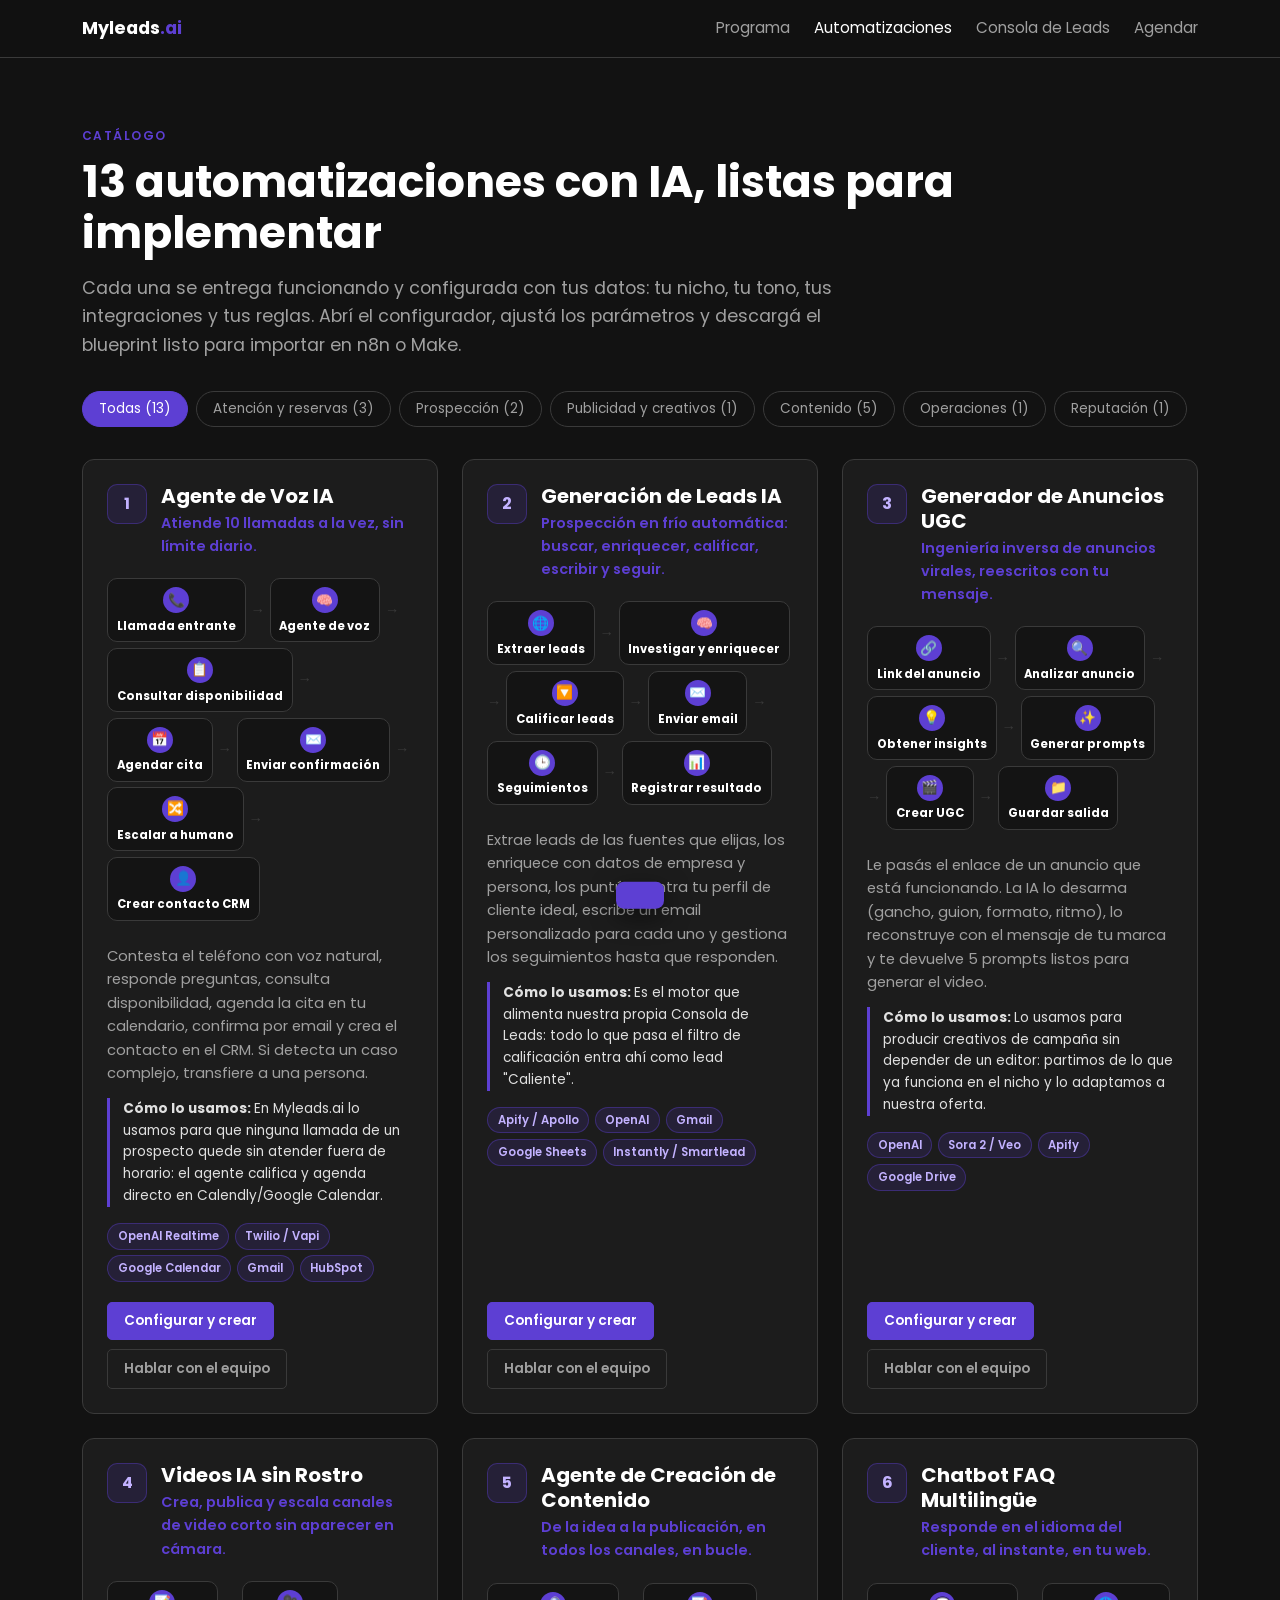
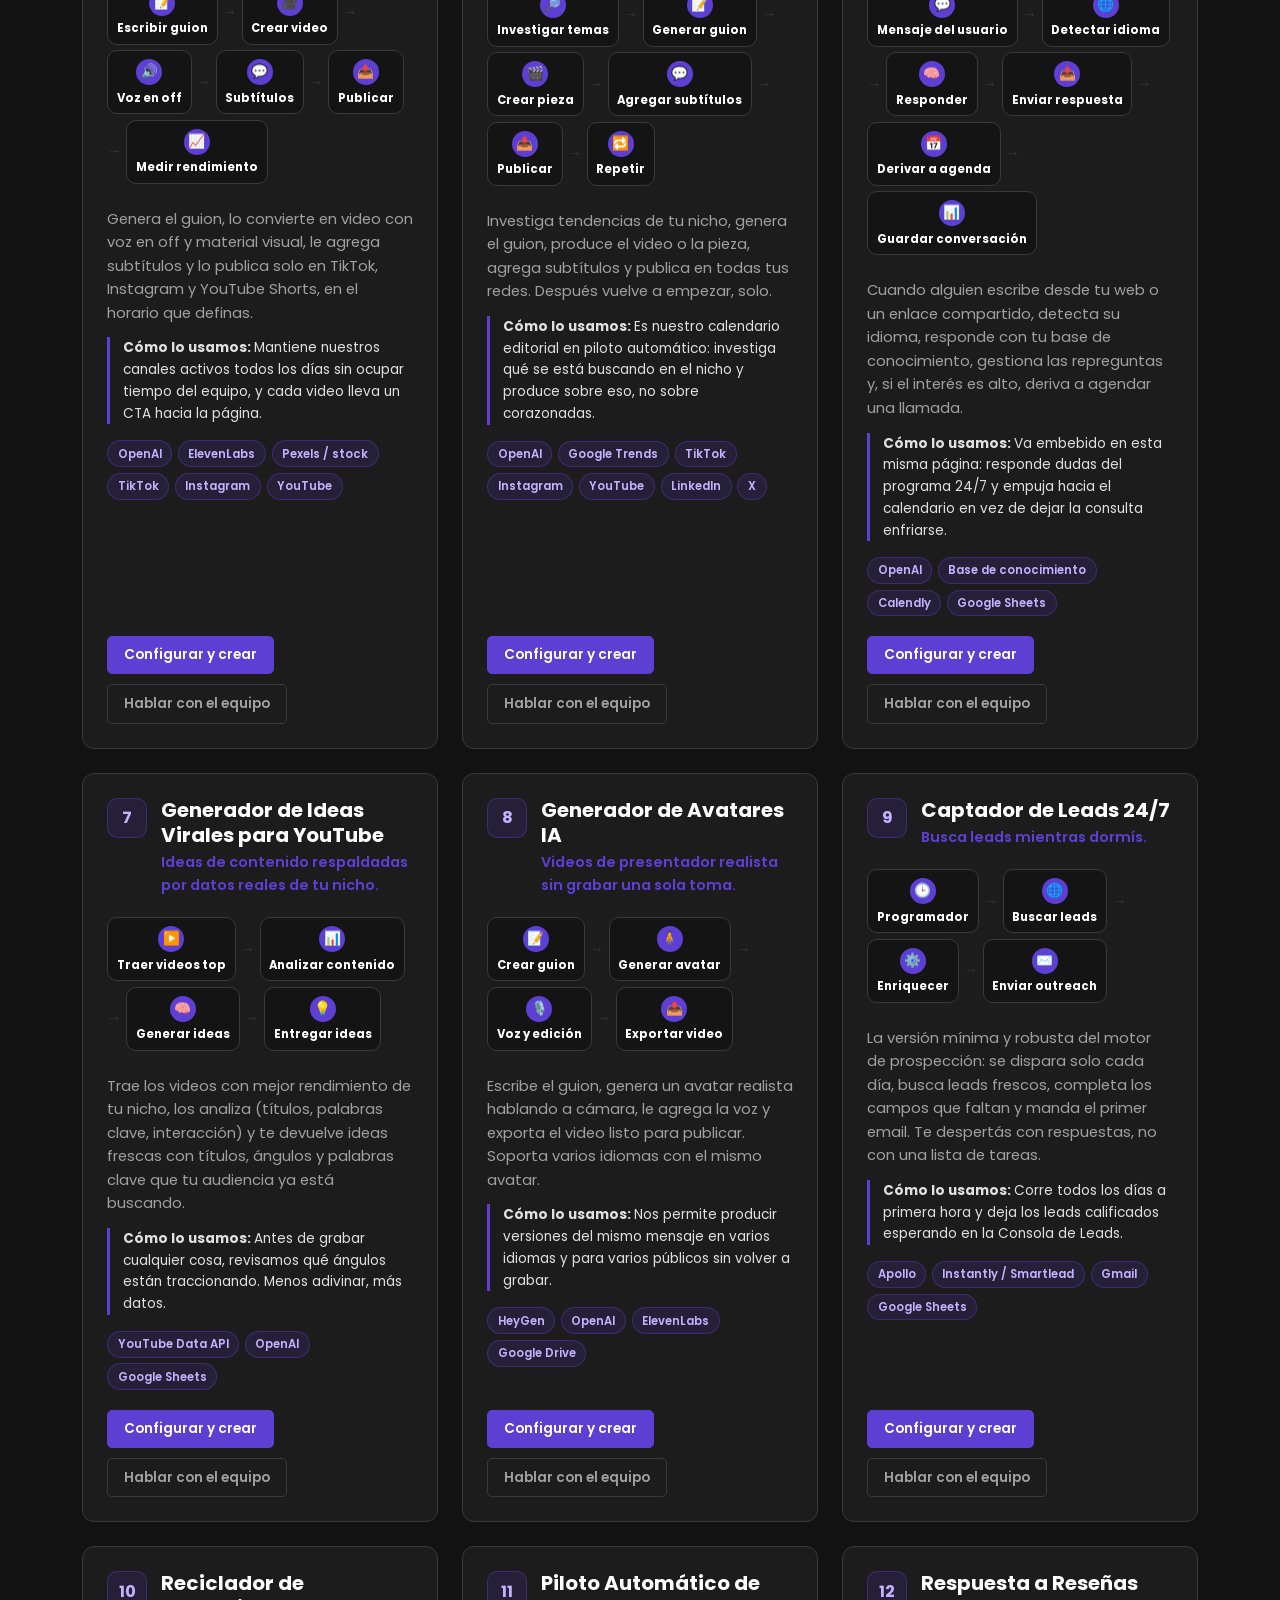
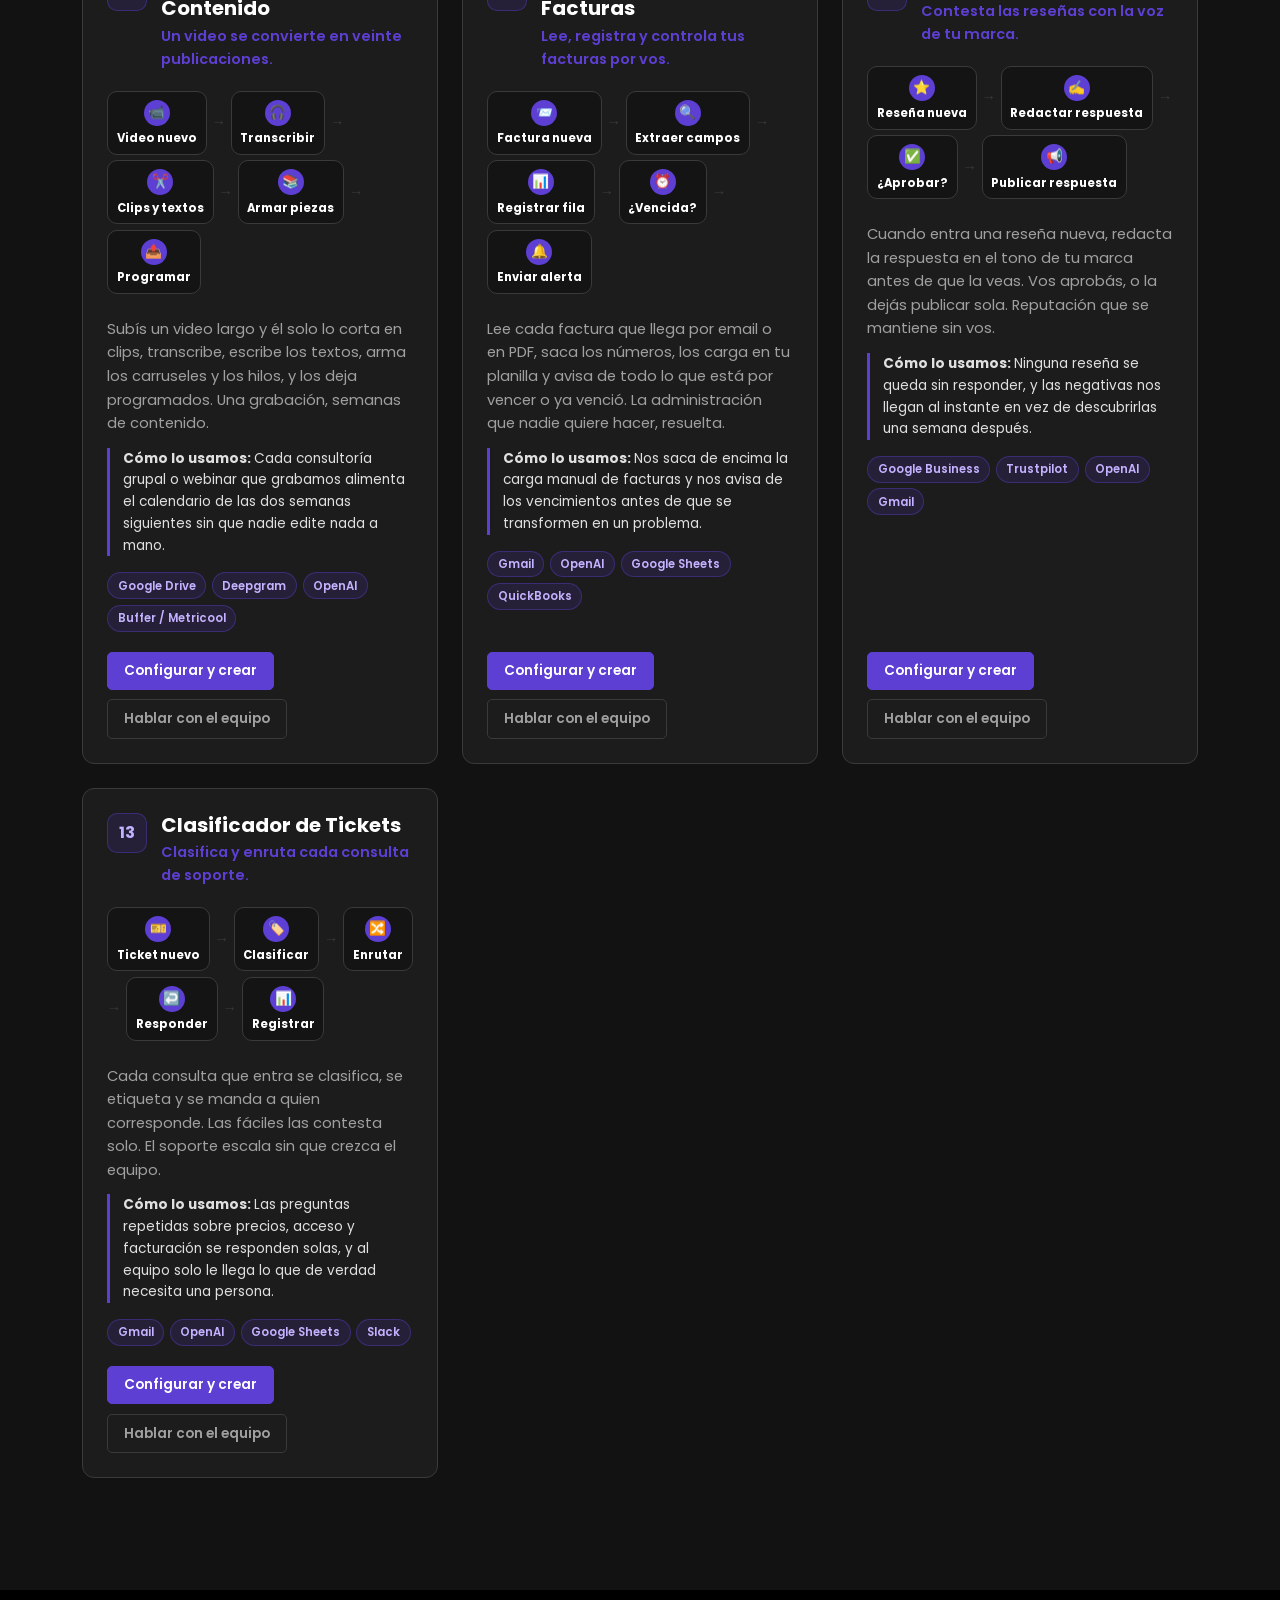
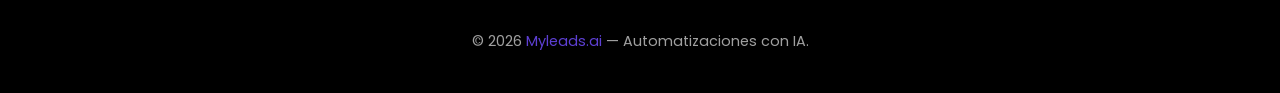
<file: automatizaciones.html>
<!DOCTYPE html>
<html lang="es">
<head>
<meta charset="UTF-8">
<meta name="viewport" content="width=device-width, initial-scale=1.0">
<title>Automatizaciones con IA — Myleads.ai</title>
<meta name="description" content="Automatizaciones con IA listas para implementar y personalizar: agente de voz, generación de leads, contenido, facturas, reseñas, soporte y más.">
<link rel="preconnect" href="https://fonts.googleapis.com">
<link rel="preconnect" href="https://fonts.gstatic.com" crossorigin>
<link href="https://fonts.googleapis.com/css2?family=Poppins:wght@400;600;700&display=swap" rel="stylesheet">
<link rel="stylesheet" href="assets/base.css">
<style>
    .filters { display: flex; gap: 0.5rem; flex-wrap: wrap; margin-bottom: 2rem; }
    .filter-btn {
        padding: 0.45rem 1rem; border-radius: 999px; font-size: 0.85rem; cursor: pointer;
        background: transparent; border: 1px solid var(--border-color);
        color: var(--light-text-color); font-family: var(--font-family); transition: all 0.2s ease;
    }
    .filter-btn:hover { color: #fff; border-color: var(--primary-color); }
    .filter-btn.active { background: var(--primary-color); border-color: var(--primary-color); color: #fff; }

    .auto-grid { display: grid; grid-template-columns: repeat(auto-fit, minmax(340px, 1fr)); gap: 1.5rem; }
    .auto-card { display: flex; flex-direction: column; transition: transform 0.25s ease, box-shadow 0.25s ease; }
    .auto-card:hover { transform: translateY(-6px); box-shadow: 0 12px 28px rgba(0,0,0,0.45); }
    .auto-card .head { display: flex; align-items: flex-start; gap: 0.9rem; margin-bottom: 0.75rem; }
    .auto-card .num {
        flex: 0 0 auto; width: 40px; height: 40px; border-radius: 10px;
        background: var(--primary-soft); border: 1px solid rgba(93,63,211,0.4);
        display: flex; align-items: center; justify-content: center;
        font-weight: 700; color: #c3b2ff;
    }
    .auto-card h3 { font-size: 1.25rem; color: #fff; line-height: 1.25; }
    .auto-card .tagline { color: var(--primary-color); font-size: 0.9rem; font-weight: 600; margin-top: 0.2rem; }
    .auto-card .summary { color: var(--light-text-color); font-size: 0.92rem; margin: 0.75rem 0; }
    .auto-card .use-case { font-size: 0.85rem; border-left: 3px solid var(--primary-color); padding-left: 0.8rem; color: var(--text-color); margin-bottom: 1rem; }
    /* Dentro de la tarjeta el flujo se envuelve en varias líneas en vez de
       scrollear, para que se vea completo de un vistazo. */
    .flow-compact { flex-wrap: wrap; overflow-x: visible; gap: 0.35rem 0.3rem; }
    .flow-compact .flow-node { min-width: 0; max-width: none; padding: 0.5rem 0.55rem; }
    .flow-compact .flow-node .dot { width: 26px; height: 26px; font-size: 0.85rem; margin-bottom: 0.35rem; }
    .flow-compact .flow-node strong { font-size: 0.72rem; }
    .flow-compact .flow-node span { display: none; }
    .flow-compact .flow-arrow { font-size: 0.9rem; }

    .auto-card .integrations { display: flex; flex-wrap: wrap; gap: 0.35rem; margin-bottom: 1.25rem; }
    .auto-card .actions { margin-top: auto; display: flex; gap: 0.6rem; flex-wrap: wrap; }

    /* Modal del configurador */
    .modal-backdrop {
        position: fixed; inset: 0; background: rgba(0,0,0,0.75); z-index: 100;
        display: none; align-items: flex-start; justify-content: center;
        padding: 2rem 1rem; overflow-y: auto;
    }
    .modal-backdrop.open { display: flex; }
    .modal {
        background: var(--background-color); border: 1px solid var(--border-color);
        border-radius: 14px; width: 100%; max-width: 820px; margin: auto;
    }
    .modal-head {
        display: flex; align-items: flex-start; justify-content: space-between; gap: 1rem;
        padding: 1.5rem; border-bottom: 1px solid var(--border-color);
        position: sticky; top: 0; background: var(--background-color); border-radius: 14px 14px 0 0; z-index: 2;
    }
    .modal-head h2 { color: #fff; font-size: 1.5rem; }
    .modal-body { padding: 1.5rem; }
    .modal-foot {
        padding: 1.25rem 1.5rem; border-top: 1px solid var(--border-color);
        display: flex; gap: 0.75rem; flex-wrap: wrap; align-items: center;
    }
    .close-x {
        background: none; border: none; color: var(--light-text-color);
        font-size: 1.75rem; cursor: pointer; line-height: 1; padding: 0 0.25rem;
    }
    .close-x:hover { color: #fff; }
    .preview {
        background: #0d0d0d; border: 1px solid var(--border-color); border-radius: 8px;
        padding: 1rem; font-family: ui-monospace, SFMono-Regular, Menlo, monospace;
        font-size: 0.78rem; color: #b9e6c6; white-space: pre-wrap; word-break: break-word;
        max-height: 280px; overflow-y: auto;
    }
    .toast {
        position: fixed; bottom: 24px; left: 50%; transform: translateX(-50%) translateY(120%);
        background: var(--primary-color); color: #fff; padding: 0.85rem 1.5rem;
        border-radius: 8px; font-size: 0.9rem; z-index: 200; transition: transform 0.3s ease;
        box-shadow: 0 8px 24px rgba(0,0,0,0.5);
    }
    .toast.show { transform: translateX(-50%) translateY(0); }
</style>
</head>
<body>

<nav class="site-nav">
    <div class="container">
        <a class="brand" href="index.html">Myleads<span>.ai</span></a>
        <a class="nav-link" href="index.html#servicios">Programa</a>
        <a class="nav-link active" href="automatizaciones.html">Automatizaciones</a>
        <a class="nav-link" href="leads.html">Consola de Leads</a>
        <a class="nav-link" href="https://calendly.com/myleads-ia/30min">Agendar</a>
    </div>
</nav>

<header class="page-header">
    <div class="container">
        <span class="eyebrow">Catálogo</span>
        <h1><span id="auto-count">13</span> automatizaciones con IA, listas para implementar</h1>
        <p class="lead">
            Cada una se entrega funcionando y configurada con tus datos: tu nicho, tu tono, tus
            integraciones y tus reglas. Abrí el configurador, ajustá los parámetros y descargá el
            blueprint listo para importar en n8n o Make.
        </p>
    </div>
</header>

<main class="container" style="padding-bottom:3rem;">
    <div class="filters" id="filters"></div>
    <div class="auto-grid" id="grid"></div>
</main>

<div class="modal-backdrop" id="modal-backdrop">
    <div class="modal" role="dialog" aria-modal="true" aria-labelledby="modal-title">
        <div class="modal-head">
            <div>
                <span class="eyebrow" id="modal-cat"></span>
                <h2 id="modal-title"></h2>
                <p class="muted small" id="modal-sub"></p>
            </div>
            <button class="close-x" id="modal-close" aria-label="Cerrar">&times;</button>
        </div>
        <div class="modal-body">
            <h3 style="color:#fff;font-size:1rem;margin-bottom:0.5rem;">Flujo</h3>
            <div class="flow" id="modal-flow"></div>

            <h3 style="color:#fff;font-size:1rem;margin:1.5rem 0 0.75rem;">Personalización</h3>
            <div class="grid-2" id="modal-params"></div>

            <h3 style="color:#fff;font-size:1rem;margin:1.5rem 0 0.5rem;">Resumen de la configuración</h3>
            <div class="preview" id="modal-preview"></div>
        </div>
        <div class="modal-foot">
            <button class="btn btn-primary btn-sm" id="dl-workflow">Descargar blueprint (n8n)</button>
            <button class="btn btn-secondary btn-sm" id="dl-spec">Descargar ficha (JSON)</button>
            <button class="btn btn-ghost btn-sm" id="copy-spec">Copiar resumen</button>
            <a class="btn btn-ghost btn-sm" href="https://calendly.com/myleads-ia/30min">Que lo implementemos por vos</a>
        </div>
    </div>
</div>

<div class="toast" id="toast"></div>

<footer class="site-footer">
    <div class="container">
        <p>&copy; 2026 <a href="index.html">Myleads.ai</a> — Automatizaciones con IA.</p>
    </div>
</footer>

<script src="assets/automations.js"></script>
<script src="assets/automations-ui.js"></script>
</body>
</html>
</file>
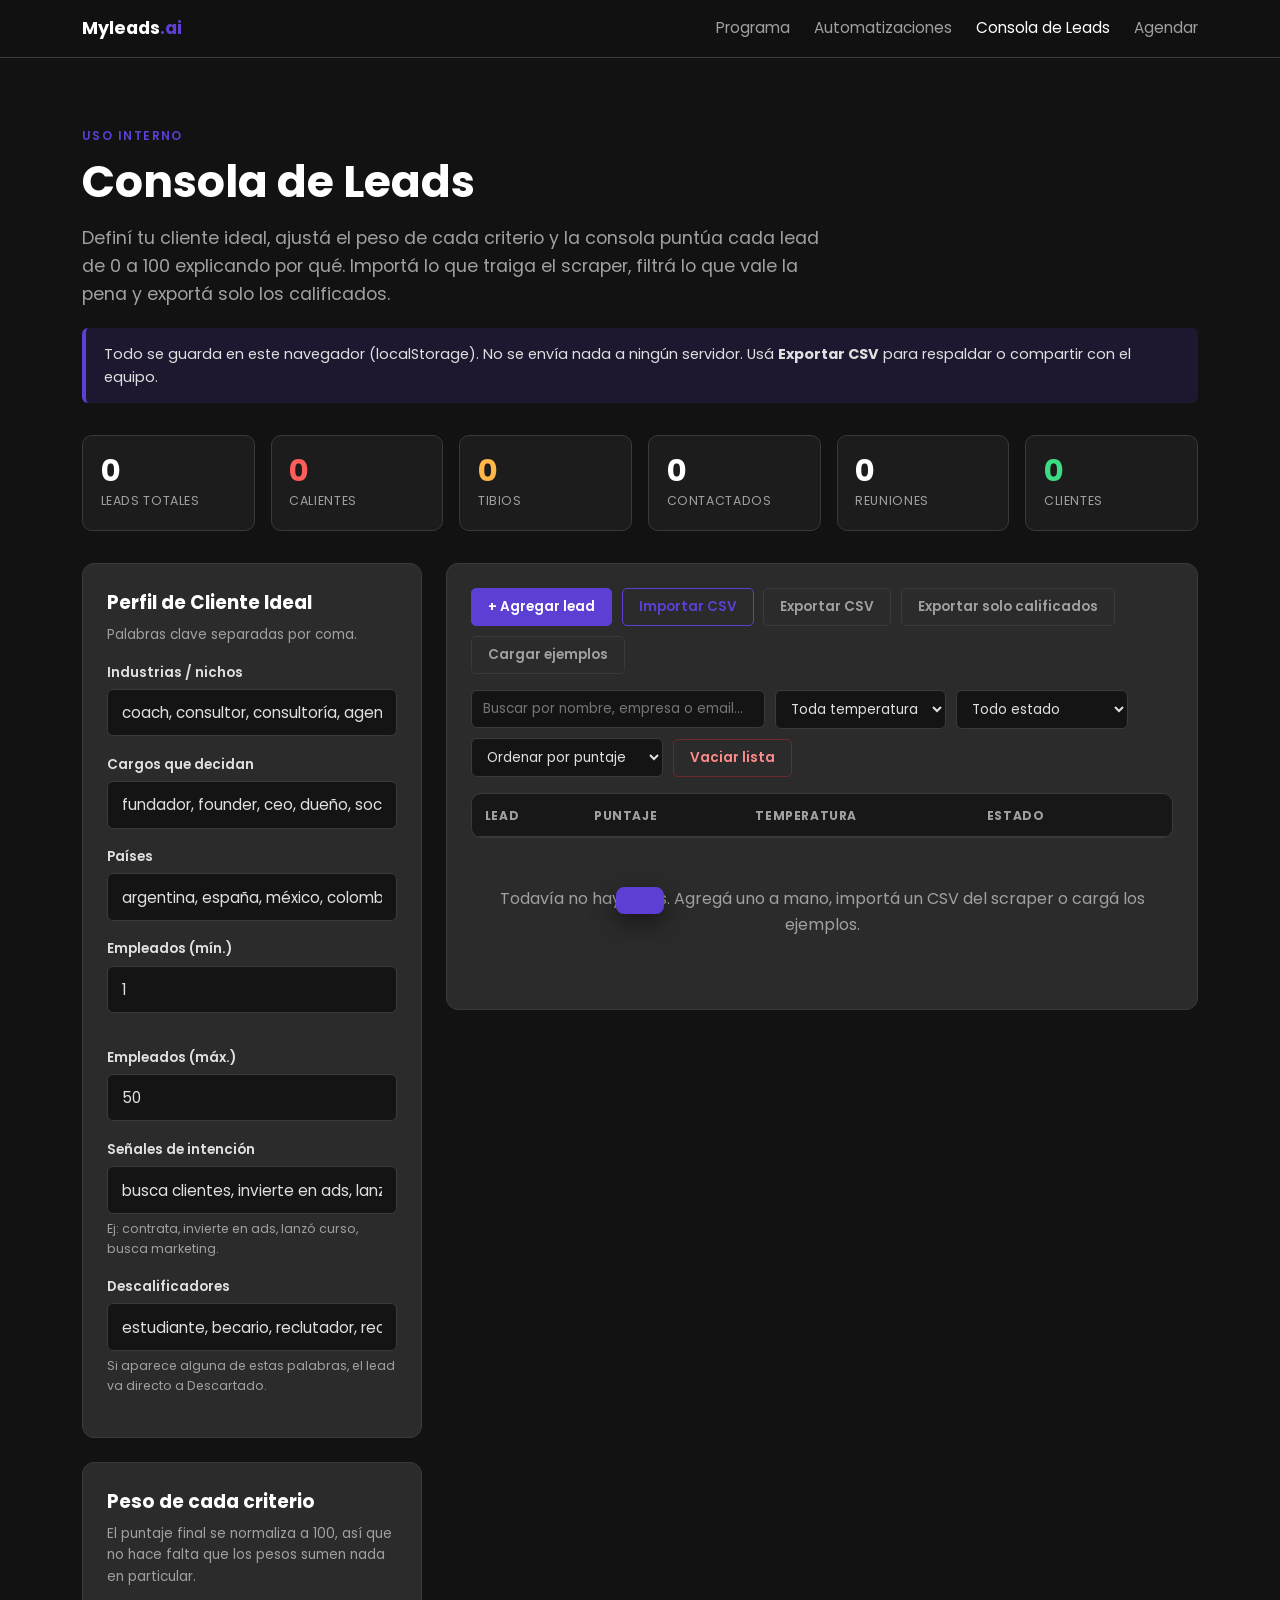
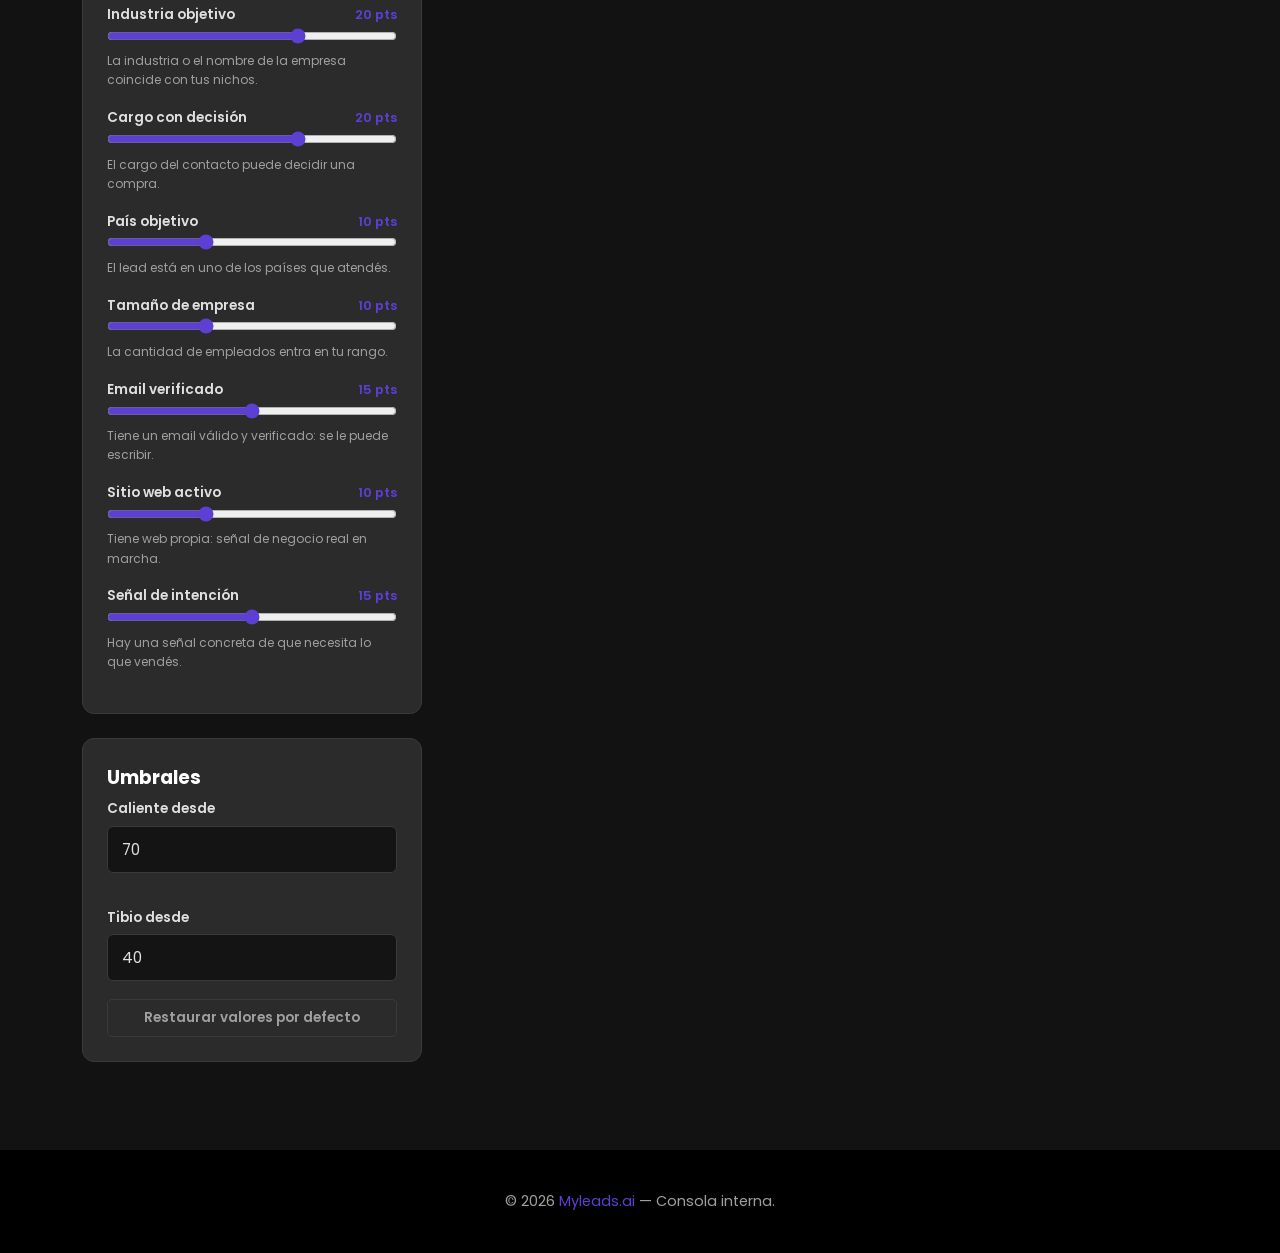
<file: leads.html>
<!DOCTYPE html>
<html lang="es">
<head>
<meta charset="UTF-8">
<meta name="viewport" content="width=device-width, initial-scale=1.0">
<meta name="robots" content="noindex, nofollow">
<title>Consola de Leads — Myleads.ai</title>
<link rel="preconnect" href="https://fonts.googleapis.com">
<link rel="preconnect" href="https://fonts.gstatic.com" crossorigin>
<link href="https://fonts.googleapis.com/css2?family=Poppins:wght@400;600;700&display=swap" rel="stylesheet">
<link rel="stylesheet" href="assets/base.css">
<style>
    .stats { display: grid; grid-template-columns: repeat(auto-fit, minmax(150px, 1fr)); gap: 1rem; margin-bottom: 2rem; }
    .stat { background: var(--surface-color); border: 1px solid var(--border-color); border-radius: 10px; padding: 1.1rem; }
    .stat strong { display: block; font-size: 1.9rem; color: #fff; line-height: 1.1; }
    .stat span { font-size: 0.78rem; color: var(--light-text-color); text-transform: uppercase; letter-spacing: 0.05em; }
    .stat.hot strong { color: var(--hot); }
    .stat.warm strong { color: var(--warm); }
    .stat.ok strong { color: var(--ok); }

    /* minmax(0,1fr) evita que la tabla ensanche la columna y desborde la página. */
    .layout { display: grid; grid-template-columns: 340px minmax(0, 1fr); gap: 1.5rem; align-items: start; }
    .layout > * { min-width: 0; }
    @media (max-width: 980px) { .layout { grid-template-columns: minmax(0, 1fr); } }

    .weight-row { margin-bottom: 1.1rem; }
    .weight-row .top { display: flex; justify-content: space-between; align-items: baseline; gap: 0.5rem; }
    .weight-row .top label { font-size: 0.85rem; font-weight: 600; }
    .weight-row .top output { font-size: 0.8rem; color: var(--primary-color); font-weight: 600; }
    .weight-row .help { font-size: 0.75rem; color: var(--light-text-color); }

    .toolbar { display: flex; gap: 0.6rem; flex-wrap: wrap; align-items: center; margin-bottom: 1rem; }
    .toolbar select, .toolbar input[type="text"] { width: auto; min-width: 150px; padding: 0.5rem 0.7rem; font-size: 0.85rem; }

    .score-cell { display: flex; align-items: center; gap: 0.5rem; }
    .score-bar { flex: 1; height: 6px; background: #2b2b2b; border-radius: 3px; overflow: hidden; min-width: 44px; }
    .score-bar i { display: block; height: 100%; border-radius: 3px; }
    .score-num { font-weight: 700; font-size: 0.85rem; min-width: 26px; text-align: right; }

    .reasons { font-size: 0.72rem; color: var(--light-text-color); margin-top: 0.2rem; }
    .lead-name { font-weight: 600; color: #fff; }
    .lead-sub { font-size: 0.78rem; color: var(--light-text-color); }
    .row-actions { display: flex; gap: 0.35rem; }
    .icon-btn {
        background: none; border: 1px solid var(--border-color); color: var(--light-text-color);
        border-radius: 5px; cursor: pointer; padding: 0.25rem 0.5rem; font-size: 0.8rem;
    }
    .icon-btn:hover { border-color: var(--primary-color); color: #fff; }

    .empty { text-align: center; padding: 3rem 1rem; color: var(--light-text-color); }

    .modal-backdrop {
        position: fixed; inset: 0; background: rgba(0,0,0,0.75); z-index: 100;
        display: none; align-items: flex-start; justify-content: center; padding: 2rem 1rem; overflow-y: auto;
    }
    .modal-backdrop.open { display: flex; }
    .modal { background: var(--background-color); border: 1px solid var(--border-color); border-radius: 14px; width: 100%; max-width: 640px; margin: auto; }
    .modal-head { display: flex; justify-content: space-between; align-items: center; padding: 1.25rem 1.5rem; border-bottom: 1px solid var(--border-color); }
    .modal-head h2 { color: #fff; font-size: 1.25rem; }
    .modal-body { padding: 1.5rem; }
    .modal-foot { padding: 1.1rem 1.5rem; border-top: 1px solid var(--border-color); display: flex; gap: 0.6rem; flex-wrap: wrap; }
    .close-x { background: none; border: none; color: var(--light-text-color); font-size: 1.75rem; cursor: pointer; line-height: 1; }
    .close-x:hover { color: #fff; }
    .toast {
        position: fixed; bottom: 24px; left: 50%; transform: translateX(-50%) translateY(140%);
        background: var(--primary-color); color: #fff; padding: 0.85rem 1.5rem; border-radius: 8px;
        font-size: 0.9rem; z-index: 200; transition: transform 0.3s ease; box-shadow: 0 8px 24px rgba(0,0,0,0.5);
    }
    .toast.show { transform: translateX(-50%) translateY(0); }
</style>
</head>
<body>

<nav class="site-nav">
    <div class="container">
        <a class="brand" href="index.html">Myleads<span>.ai</span></a>
        <a class="nav-link" href="index.html#servicios">Programa</a>
        <a class="nav-link" href="automatizaciones.html">Automatizaciones</a>
        <a class="nav-link active" href="leads.html">Consola de Leads</a>
        <a class="nav-link" href="https://calendly.com/myleads-ia/30min">Agendar</a>
    </div>
</nav>

<header class="page-header">
    <div class="container">
        <span class="eyebrow">Uso interno</span>
        <h1>Consola de Leads</h1>
        <p class="lead">
            Definí tu cliente ideal, ajustá el peso de cada criterio y la consola puntúa cada lead
            de 0 a 100 explicando por qué. Importá lo que traiga el scraper, filtrá lo que vale la
            pena y exportá solo los calificados.
        </p>
        <p class="notice" style="margin-top:1.25rem;">
            Todo se guarda en este navegador (localStorage). No se envía nada a ningún servidor.
            Usá <strong>Exportar CSV</strong> para respaldar o compartir con el equipo.
        </p>
    </div>
</header>

<main class="container">
    <div class="stats" id="stats"></div>

    <div class="layout">
        <!-- ---------------- Panel de calificación ---------------- -->
        <aside>
            <section class="panel">
                <h3>Perfil de Cliente Ideal</h3>
                <p class="muted small" style="margin-bottom:1rem;">Palabras clave separadas por coma.</p>

                <div class="field">
                    <label for="icp-industrias">Industrias / nichos</label>
                    <input type="text" id="icp-industrias">
                </div>
                <div class="field">
                    <label for="icp-cargos">Cargos que decidan</label>
                    <input type="text" id="icp-cargos">
                </div>
                <div class="field">
                    <label for="icp-paises">Países</label>
                    <input type="text" id="icp-paises">
                </div>
                <div class="grid-2">
                    <div class="field">
                        <label for="icp-min">Empleados (mín.)</label>
                        <input type="number" id="icp-min" min="0">
                    </div>
                    <div class="field">
                        <label for="icp-max">Empleados (máx.)</label>
                        <input type="number" id="icp-max" min="0">
                    </div>
                </div>
                <div class="field">
                    <label for="icp-senales">Señales de intención</label>
                    <input type="text" id="icp-senales">
                    <div class="help">Ej: contrata, invierte en ads, lanzó curso, busca marketing.</div>
                </div>
                <div class="field">
                    <label for="icp-descarta">Descalificadores</label>
                    <input type="text" id="icp-descarta">
                    <div class="help">Si aparece alguna de estas palabras, el lead va directo a Descartado.</div>
                </div>
            </section>

            <section class="panel">
                <h3>Peso de cada criterio</h3>
                <p class="muted small" style="margin-bottom:1rem;">
                    El puntaje final se normaliza a 100, así que no hace falta que los pesos sumen nada en particular.
                </p>
                <div id="weights"></div>
            </section>

            <section class="panel">
                <h3>Umbrales</h3>
                <div class="grid-2">
                    <div class="field">
                        <label for="th-hot">Caliente desde</label>
                        <input type="number" id="th-hot" min="0" max="100">
                    </div>
                    <div class="field">
                        <label for="th-warm">Tibio desde</label>
                        <input type="number" id="th-warm" min="0" max="100">
                    </div>
                </div>
                <button class="btn btn-ghost btn-sm" id="reset-config" style="width:100%;">Restaurar valores por defecto</button>
            </section>
        </aside>

        <!-- ---------------- Tabla de leads ---------------- -->
        <section>
            <div class="panel">
                <div class="toolbar">
                    <button class="btn btn-primary btn-sm" id="add-lead">+ Agregar lead</button>
                    <button class="btn btn-secondary btn-sm" id="import-btn">Importar CSV</button>
                    <input type="file" id="import-file" accept=".csv,text/csv" hidden>
                    <button class="btn btn-ghost btn-sm" id="export-btn">Exportar CSV</button>
                    <button class="btn btn-ghost btn-sm" id="export-qualified">Exportar solo calificados</button>
                    <button class="btn btn-ghost btn-sm" id="demo-btn">Cargar ejemplos</button>
                </div>
                <div class="toolbar">
                    <input type="text" id="search" placeholder="Buscar por nombre, empresa o email…">
                    <select id="filter-temp">
                        <option value="">Toda temperatura</option>
                        <option value="Caliente">Caliente</option>
                        <option value="Tibio">Tibio</option>
                        <option value="Frío">Frío</option>
                        <option value="Descartado">Descartado</option>
                    </select>
                    <select id="filter-status">
                        <option value="">Todo estado</option>
                    </select>
                    <select id="sort-by">
                        <option value="score">Ordenar por puntaje</option>
                        <option value="nombre">Ordenar por nombre</option>
                        <option value="empresa">Ordenar por empresa</option>
                        <option value="fecha">Ordenar por fecha</option>
                    </select>
                    <button class="btn btn-danger btn-sm" id="clear-btn">Vaciar lista</button>
                </div>

                <div class="table-wrap">
                    <table>
                        <thead>
                            <tr>
                                <th>Lead</th>
                                <th>Puntaje</th>
                                <th>Temperatura</th>
                                <th>Estado</th>
                                <th></th>
                            </tr>
                        </thead>
                        <tbody id="leads-body"></tbody>
                    </table>
                </div>
                <div class="empty" id="empty-state" hidden>
                    Todavía no hay leads. Agregá uno a mano, importá un CSV del scraper o cargá los ejemplos.
                </div>
            </div>
        </section>
    </div>
</main>

<!-- Modal de alta/edición -->
<div class="modal-backdrop" id="lead-modal">
    <div class="modal" role="dialog" aria-modal="true" aria-labelledby="lead-modal-title">
        <div class="modal-head">
            <h2 id="lead-modal-title">Nuevo lead</h2>
            <button class="close-x" id="lead-modal-close" aria-label="Cerrar">&times;</button>
        </div>
        <div class="modal-body">
            <div class="grid-2">
                <div class="field"><label for="f-nombre">Nombre</label><input type="text" id="f-nombre"></div>
                <div class="field"><label for="f-empresa">Empresa</label><input type="text" id="f-empresa"></div>
                <div class="field"><label for="f-cargo">Cargo</label><input type="text" id="f-cargo"></div>
                <div class="field"><label for="f-industria">Industria</label><input type="text" id="f-industria"></div>
                <div class="field"><label for="f-email">Email</label><input type="email" id="f-email"></div>
                <div class="field"><label for="f-pais">País</label><input type="text" id="f-pais"></div>
                <div class="field"><label for="f-empleados">Empleados</label><input type="number" id="f-empleados" min="0"></div>
                <div class="field"><label for="f-web">Sitio web</label><input type="url" id="f-web"></div>
            </div>
            <div class="field"><label for="f-senal">Señal de intención</label><input type="text" id="f-senal" placeholder="Ej: publicó que busca cerrar más clientes"></div>
            <div class="field"><label for="f-notas">Notas</label><textarea id="f-notas"></textarea></div>
            <div class="checkbox-row">
                <input type="checkbox" id="f-verificado">
                <label for="f-verificado">Email verificado</label>
            </div>
        </div>
        <div class="modal-foot">
            <button class="btn btn-primary btn-sm" id="lead-save">Guardar</button>
            <button class="btn btn-ghost btn-sm" id="lead-cancel">Cancelar</button>
        </div>
    </div>
</div>

<!-- Modal de detalle / email -->
<div class="modal-backdrop" id="detail-modal">
    <div class="modal" role="dialog" aria-modal="true" aria-labelledby="detail-title">
        <div class="modal-head">
            <h2 id="detail-title">Detalle</h2>
            <button class="close-x" id="detail-close" aria-label="Cerrar">&times;</button>
        </div>
        <div class="modal-body" id="detail-body"></div>
        <div class="modal-foot">
            <button class="btn btn-ghost btn-sm" id="detail-copy">Copiar email de contacto</button>
        </div>
    </div>
</div>

<div class="toast" id="toast"></div>

<footer class="site-footer">
    <div class="container"><p>&copy; 2026 <a href="index.html">Myleads.ai</a> — Consola interna.</p></div>
</footer>

<script src="assets/leads.js"></script>
</body>
</html>
</file>
<file: assets/base.css>
/* ==========================================================================
   Myleads.ai — hoja de estilos compartida
   Tokens alineados con index.html para que todas las páginas se vean iguales.
   ========================================================================== */
:root {
    --primary-color: #5d3fd3;
    --primary-soft: rgba(93, 63, 211, 0.15);
    --secondary-color: #2b2b2b;
    --background-color: #121212;
    --surface-color: #1c1c1c;
    --border-color: #3a3a3a;
    --text-color: #e0e0e0;
    --light-text-color: #a0a0a0;
    --hot: #ff5c5c;
    --warm: #ffb547;
    --cold: #4aa3ff;
    --ok: #3ddc84;
    --font-family: 'Poppins', sans-serif;
}
* { box-sizing: border-box; margin: 0; padding: 0; }
html { scroll-behavior: smooth; }
body {
    font-family: var(--font-family);
    line-height: 1.6;
    color: var(--text-color);
    background-color: var(--background-color);
    -webkit-font-smoothing: antialiased;
}
a { color: var(--primary-color); }
.container { max-width: 1180px; margin: 0 auto; padding: 0 2rem; }
.text-center { text-align: center; }
.muted { color: var(--light-text-color); }
.small { font-size: 0.85rem; }

/* ---------- Barra de navegación ---------- */
.site-nav {
    position: sticky; top: 0; z-index: 50;
    background: rgba(18, 18, 18, 0.92);
    backdrop-filter: blur(8px);
    border-bottom: 1px solid var(--border-color);
}
.site-nav .container {
    display: flex; align-items: center; gap: 1.5rem;
    padding-top: 0.9rem; padding-bottom: 0.9rem; flex-wrap: wrap;
}
.site-nav .brand {
    font-weight: 700; color: #fff; text-decoration: none;
    font-size: 1.1rem; margin-right: auto;
}
.site-nav .brand span { color: var(--primary-color); }
.site-nav a.nav-link {
    color: var(--light-text-color); text-decoration: none;
    font-size: 0.95rem; transition: color 0.2s ease;
}
.site-nav a.nav-link:hover, .site-nav a.nav-link.active { color: #fff; }

/* ---------- Botones ---------- */
.btn {
    display: inline-block; padding: 0.85rem 1.75rem; border-radius: 5px;
    text-decoration: none; font-weight: 600; transition: all 0.3s ease;
    border: 2px solid var(--primary-color); text-align: center;
    cursor: pointer; font-family: var(--font-family); font-size: 1rem;
    background: none; color: var(--primary-color);
}
.btn-primary { background-color: var(--primary-color); color: #fff; }
.btn-primary:hover { background-color: transparent; color: var(--primary-color); transform: translateY(-3px); box-shadow: 0 5px 15px rgba(93, 63, 211, 0.4); }
.btn-secondary:hover { background-color: var(--primary-color); color: #fff; transform: translateY(-3px); box-shadow: 0 5px 15px rgba(93, 63, 211, 0.4); }
.btn-sm { padding: 0.5rem 1rem; font-size: 0.85rem; border-width: 1px; }
.btn-ghost { border-color: var(--border-color); color: var(--light-text-color); }
.btn-ghost:hover { border-color: var(--primary-color); color: #fff; }
.btn-danger { border-color: #6b2b2b; color: #ff8a8a; }
.btn-danger:hover { background: #6b2b2b; color: #fff; }
.btn:disabled { opacity: 0.45; cursor: not-allowed; transform: none; box-shadow: none; }

/* ---------- Encabezados de página ---------- */
.page-header { padding: 4rem 0 2rem; }
.page-header h1 { font-size: 2.75rem; line-height: 1.15; color: #fff; margin-bottom: 1rem; }
.page-header p.lead { color: var(--light-text-color); max-width: 760px; font-size: 1.1rem; }
.section-title { font-size: 2rem; font-weight: 700; color: #fff; margin-bottom: 0.5rem; }
.eyebrow {
    display: inline-block; text-transform: uppercase; letter-spacing: 0.12em;
    font-size: 0.75rem; font-weight: 600; color: var(--primary-color); margin-bottom: 0.75rem;
}

/* ---------- Tarjetas y superficies ---------- */
.card {
    background: var(--surface-color); border: 1px solid var(--border-color);
    border-radius: 12px; padding: 1.5rem;
}
.panel {
    background: var(--secondary-color); border: 1px solid var(--border-color);
    border-radius: 12px; padding: 1.5rem; margin-bottom: 1.5rem;
}
.panel h2, .panel h3 { color: #fff; margin-bottom: 0.35rem; }

/* ---------- Formularios ---------- */
.field { margin-bottom: 1.1rem; }
.field label { display: block; font-size: 0.85rem; font-weight: 600; margin-bottom: 0.35rem; color: var(--text-color); }
.field .help { font-size: 0.78rem; color: var(--light-text-color); margin-top: 0.3rem; }
input[type="text"], input[type="number"], input[type="email"], input[type="url"], select, textarea {
    width: 100%; padding: 0.7rem 0.85rem; border-radius: 6px;
    background: #141414; border: 1px solid var(--border-color);
    color: var(--text-color); font-family: var(--font-family); font-size: 0.95rem;
}
input:focus, select:focus, textarea:focus { outline: none; border-color: var(--primary-color); box-shadow: 0 0 0 3px var(--primary-soft); }
textarea { min-height: 90px; resize: vertical; }
input[type="range"] { width: 100%; accent-color: var(--primary-color); }
.checkbox-row { display: flex; align-items: flex-start; gap: 0.6rem; margin-bottom: 0.6rem; }
.checkbox-row input { accent-color: var(--primary-color); margin-top: 0.3rem; }
.checkbox-row label { font-weight: 400; font-size: 0.9rem; margin: 0; }
.grid-2 { display: grid; grid-template-columns: repeat(auto-fit, minmax(260px, 1fr)); gap: 1rem 1.25rem; }

/* ---------- Etiquetas ---------- */
.tag {
    display: inline-block; padding: 0.2rem 0.6rem; border-radius: 999px;
    font-size: 0.72rem; font-weight: 600; background: var(--primary-soft);
    color: #c3b2ff; border: 1px solid rgba(93, 63, 211, 0.4);
}
.tag-hot { background: rgba(255,92,92,0.15); color: #ff9c9c; border-color: rgba(255,92,92,0.4); }
.tag-warm { background: rgba(255,181,71,0.15); color: #ffd18f; border-color: rgba(255,181,71,0.4); }
.tag-cold { background: rgba(74,163,255,0.15); color: #a5d0ff; border-color: rgba(74,163,255,0.4); }
.tag-off { background: #2b2b2b; color: var(--light-text-color); border-color: var(--border-color); }

/* ---------- Diagrama de flujo ---------- */
.flow { display: flex; align-items: stretch; gap: 0.5rem; overflow-x: auto; padding: 0.5rem 0 0.75rem; }
.flow-node {
    flex: 0 0 auto; min-width: 118px; max-width: 150px; text-align: center;
    background: #141414; border: 1px solid var(--border-color);
    border-radius: 10px; padding: 0.75rem 0.6rem;
}
.flow-node .dot {
    width: 34px; height: 34px; border-radius: 50%; margin: 0 auto 0.5rem;
    display: flex; align-items: center; justify-content: center;
    font-size: 1rem; background: var(--primary-color); color: #fff;
}
.flow-node strong { display: block; font-size: 0.8rem; color: #fff; line-height: 1.25; }
.flow-node span { display: block; font-size: 0.7rem; color: var(--light-text-color); margin-top: 0.2rem; }
.flow-arrow { flex: 0 0 auto; align-self: center; color: var(--border-color); font-size: 1.1rem; }

/* ---------- Tablas ---------- */
.table-wrap { overflow-x: auto; border: 1px solid var(--border-color); border-radius: 10px; }
table { width: 100%; border-collapse: collapse; font-size: 0.88rem; }
th, td { padding: 0.7rem 0.8rem; text-align: left; border-bottom: 1px solid var(--border-color); vertical-align: middle; }
th { background: #171717; color: var(--light-text-color); font-size: 0.75rem; text-transform: uppercase; letter-spacing: 0.05em; white-space: nowrap; }
tbody tr:hover { background: #1f1f1f; }
tbody tr:last-child td { border-bottom: none; }
td select { padding: 0.35rem 0.5rem; font-size: 0.8rem; }

/* ---------- Pie ---------- */
.site-footer { padding: 2.5rem 0; text-align: center; background: #000; margin-top: 4rem; color: var(--light-text-color); font-size: 0.9rem; }
.site-footer a { text-decoration: none; }

/* ---------- Avisos ---------- */
.notice { border-left: 4px solid var(--primary-color); background: var(--primary-soft); padding: 0.9rem 1.1rem; border-radius: 6px; font-size: 0.9rem; }

@media (max-width: 700px) {
    .container { padding: 0 1rem; }
    .page-header h1 { font-size: 2rem; }
    .site-nav .container { gap: 1rem; }
}
</file>
